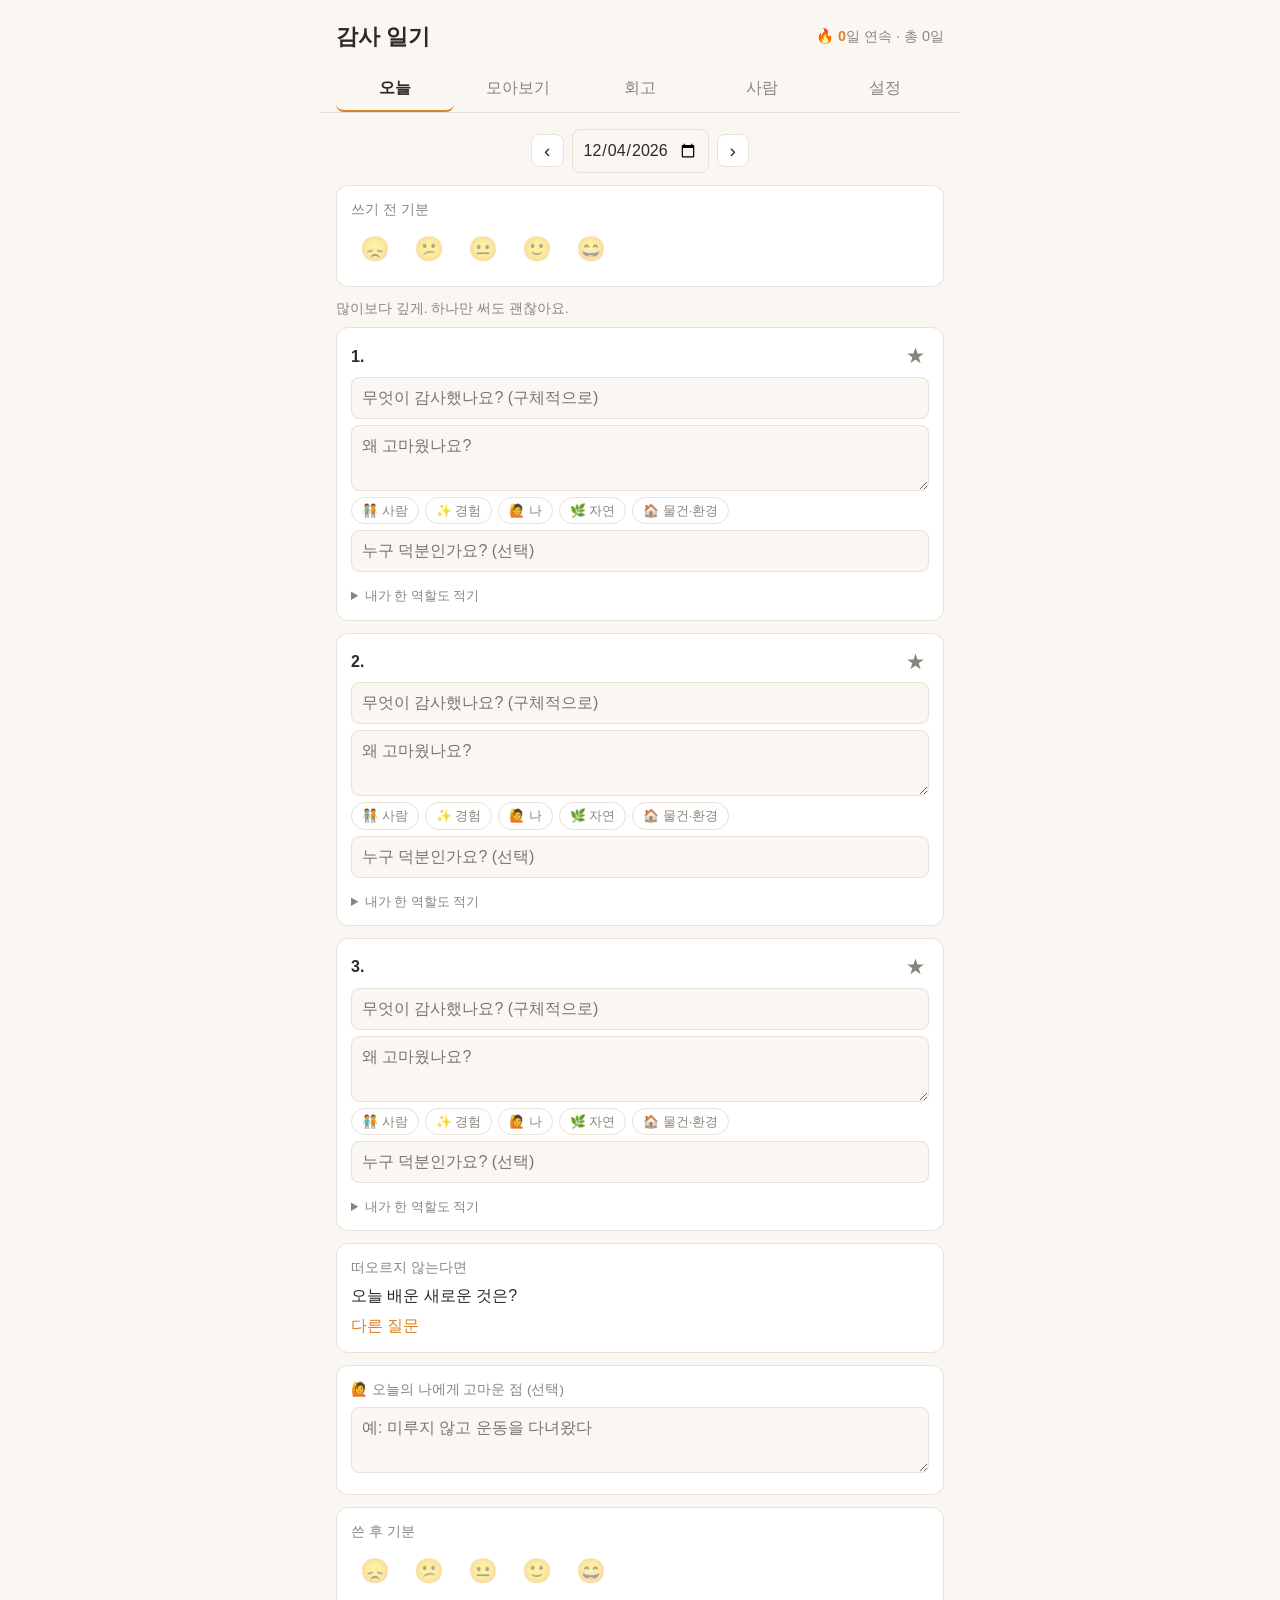
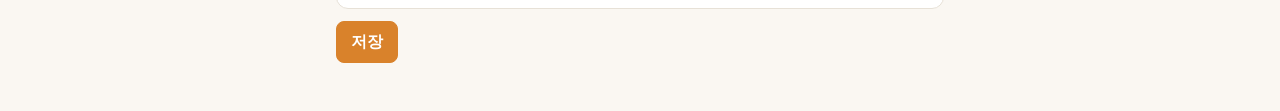
<file: index.html>
<!doctype html>
<html lang="ko">
<head>
  <meta charset="utf-8">
  <meta name="viewport" content="width=device-width, initial-scale=1, viewport-fit=cover">
  <title>감사 일기</title>
  <meta name="theme-color" content="#faf7f2" media="(prefers-color-scheme: light)">
  <meta name="theme-color" content="#1c1b19" media="(prefers-color-scheme: dark)">
  <meta name="apple-mobile-web-app-capable" content="yes">
  <meta name="mobile-web-app-capable" content="yes">
  <meta name="apple-mobile-web-app-title" content="감사 일기">
  <meta name="apple-mobile-web-app-status-bar-style" content="default">
  <link rel="manifest" href="manifest.webmanifest">
  <link rel="icon" href="icons/favicon-32.png?v=2" sizes="32x32">
  <link rel="apple-touch-icon" href="icons/apple-touch-icon.png?v=2">
  <link rel="stylesheet" href="style.css">
</head>
<body>
  <header class="top">
    <h1>감사 일기</h1>
    <div class="top-right">
      <span id="sync-badge" class="sync-badge" hidden></span>
      <span id="streak" class="streak"></span>
    </div>
  </header>

  <nav class="tabs" role="tablist">
    <button class="tab active" data-view="write">오늘</button>
    <button class="tab" data-view="history">모아보기</button>
    <button class="tab" data-view="review">회고</button>
    <button class="tab" data-view="people">사람</button>
    <button class="tab" data-view="settings">설정</button>
  </nav>

  <main>
    <div id="install-banner" class="install-banner" hidden>
      <span id="install-text"></span>
      <button id="install-btn" class="primary" hidden>설치</button>
      <button id="install-close" class="icon-btn small-btn" aria-label="닫기">✕</button>
    </div>
    <!-- 작성 -->
    <section id="view-write" class="view active">
      <div class="date-row">
        <button id="prev-day" class="icon-btn" aria-label="이전 날">‹</button>
        <input type="date" id="entry-date">
        <button id="next-day" class="icon-btn" aria-label="다음 날">›</button>
      </div>
      <p id="nudge" class="nudge" hidden></p>

      <div id="backup-banner" class="backup-banner" hidden>
        <p id="backup-banner-text"></p>
        <div class="actions">
          <button id="banner-backup" class="primary">지금 백업</button>
          <button id="banner-sync">동기화 켜기</button>
          <button id="banner-later" class="link-btn">나중에</button>
        </div>
      </div>

      <div id="memory-card" class="card memory" hidden>
        <span class="label" id="memory-label"></span>
        <p id="memory-text"></p>
        <div class="actions"><button id="memory-next" class="link-btn">다른 기억 보기</button></div>
      </div>

      <div id="intention-card" class="card" hidden>
        <label class="label" for="intention">🌅 아침: 오늘을 좋은 날로 만들 한 가지</label>
        <input type="text" id="intention" placeholder="예: 점심에 10분 산책하기">
      </div>

      <div class="card">
        <span class="label">쓰기 전 기분</span>
        <div class="moods" data-field="moodBefore"></div>
      </div>

      <p id="items-hint" class="muted hint"></p>
      <div id="items"></div>

      <div class="card prompt-card">
        <span class="label">떠오르지 않는다면</span>
        <p id="prompt-text"></p>
        <button id="new-prompt" class="link-btn">다른 질문</button>
      </div>

      <div class="card">
        <label class="label" for="self">🙋 오늘의 나에게 고마운 점 (선택)</label>
        <textarea id="self" rows="2" placeholder="예: 미루지 않고 운동을 다녀왔다"></textarea>
      </div>

      <div class="card">
        <span class="label">쓴 후 기분</span>
        <div class="moods" data-field="moodAfter"></div>
      </div>

      <div class="actions">
        <button id="save" class="primary">저장</button>
        <span id="save-status" class="muted"></span>
      </div>
    </section>

    <!-- 기록 -->
    <section id="view-history" class="view">
      <div id="ov-stats" class="stats stats-4"></div>

      <div class="card">
        <div class="card-head">
          <span class="label">감사 달력 — 날짜를 누르면 그날 일기로</span>
          <span class="year-nav">
            <button id="prev-year" class="icon-btn small-btn" aria-label="이전 해">‹</button>
            <strong id="year-label"></strong>
            <button id="next-year" class="icon-btn small-btn" aria-label="다음 해">›</button>
          </span>
        </div>
        <div id="heatmap" class="heatmap"></div>
        <div class="legend"><span>적음</span><i class="l0"></i><i class="l1"></i><i class="l2"></i><i class="l3"></i><span>많음</span></div>
      </div>

      <div class="card">
        <span class="label">가장 많이 고마웠던 사람</span>
        <div id="ov-people" class="chips"></div>
      </div>

      <div class="card">
        <span class="label">감사의 범주 (전체)</span>
        <div id="ov-cats"></div>
      </div>

      <div class="card">
        <span class="label">⭐ 모음</span>
        <div id="ov-stars"></div>
      </div>

      <button id="open-book" class="primary wide">📖 감사 책으로 보기 · 인쇄 / PDF 저장</button>

      <h2 class="section-title" id="all-entries">전체 기록</h2>
      <div class="filter-row">
        <input type="search" id="search" placeholder="검색 (사람, 단어…)">
        <label class="check"><input type="checkbox" id="starred-only"> ⭐만</label>
      </div>
      <div id="history-list"></div>
    </section>

    <!-- 회고 -->
    <section id="view-review" class="view">
      <div class="segmented" role="tablist">
        <button class="seg active" data-period="week">주간</button>
        <button class="seg" data-period="month">월간</button>
      </div>

      <div id="review-week">
        <div class="date-row">
          <button id="prev-week" class="icon-btn" aria-label="이전 주">‹</button>
          <strong id="week-label"></strong>
          <button id="next-week" class="icon-btn" aria-label="다음 주">›</button>
        </div>
        <div id="week-stats" class="stats"></div>

        <div class="card">
          <span class="label">① 이번 주 감사한 것들 — 가장 마음에 남은 것에 ⭐</span>
          <div id="week-items"></div>
        </div>

        <div class="card">
          <span class="label">② 하나를 골라 깊이 쓰기</span>
          <select id="deep-pick"></select>
          <label class="label sub" for="deep-text">이게 없었다면 내 한 주는 어땠을까요?</label>
          <textarea id="deep-text" rows="3" placeholder="없었다면 어떤 점이 아쉬웠을지, 그래서 지금 어떤 마음이 드는지"></textarea>
        </div>

        <div class="card">
          <span class="label">③ 고마움 전하기</span>
          <p class="muted small">감사를 전하는 사람은 받는 사람이 얼마나 기뻐할지를 늘 과소평가한다고 해요. 짧게라도 보내 보세요.</p>
          <input type="text" id="thanks-to" list="people-list" placeholder="누구에게?">
          <datalist id="people-list"></datalist>
          <textarea id="thanks-msg" rows="3" placeholder="예: 지난 화요일에 커피 사 줘서 정말 고마웠어. 덕분에 힘든 하루를 버텼어."></textarea>
          <div class="actions">
            <button id="send-thanks">보내기 (공유)</button>
            <label class="check"><input type="checkbox" id="thanks-sent"> 전했어요</label>
          </div>
        </div>

        <div class="card">
          <span class="label">자주 등장한 단어</span>
          <div id="week-words" class="chips"></div>
        </div>

        <div class="card">
          <label class="label" for="week-note">④ 이번 주 한 줄 회고</label>
          <textarea id="week-note" rows="2"></textarea>
          <p id="week-status" class="muted"></p>
        </div>
      </div>

      <div id="review-month" hidden>
        <div class="date-row">
          <button id="prev-month" class="icon-btn" aria-label="이전 달">‹</button>
          <strong id="month-label"></strong>
          <button id="next-month" class="icon-btn" aria-label="다음 달">›</button>
        </div>
        <div id="month-stats" class="stats"></div>
        <div class="card">
          <span class="label">고마운 사람 순위</span>
          <div id="month-people"></div>
        </div>
        <div class="card">
          <span class="label">감사의 범주</span>
          <div id="month-cats"></div>
        </div>
        <div class="card">
          <span class="label">📈 나만의 효과 리포트</span>
          <div id="effect-report"></div>
        </div>
        <div class="card">
          <span class="label">이 달의 ⭐</span>
          <div id="month-stars"></div>
        </div>
      </div>
    </section>

    <!-- 사람 -->
    <section id="view-people" class="view">
      <div id="people-index">
        <p class="muted hint">"누구 덕분인가요?"에 적은 사람들이 여기 모여요. 이름을 누르면 함께한 순간을 모아 편지로 보낼 수 있어요.</p>
        <div id="people-cards"></div>
      </div>
      <div id="person-detail" hidden>
        <div class="person-head">
          <button id="person-back" class="icon-btn" aria-label="목록으로">‹</button>
          <h2 id="person-name"></h2>
        </div>
        <div id="person-stats" class="stats"></div>
        <div class="card">
          <span class="label">함께한 감사의 순간 — 편지에 넣을 것만 체크</span>
          <div id="person-moments"></div>
        </div>
        <div class="card">
          <span class="label">💌 감사 편지</span>
          <div class="segmented tone" role="tablist">
            <button class="seg active" data-tone="casual">편하게</button>
            <button class="seg" data-tone="polite">정중하게</button>
          </div>
          <textarea id="letter" rows="10"></textarea>
          <div class="actions">
            <button id="send-letter" class="primary">보내기 (공유)</button>
            <button id="regen-letter">다시 만들기</button>
          </div>
          <p id="letter-status" class="muted"></p>
        </div>
      </div>
    </section>

    <!-- 설정 -->
    <section id="view-settings" class="view">
      <div class="card" id="sync-card">
        <span class="label">동기화 (아이폰 ↔ 윈도우)</span>
        <div id="sync-unconfigured" hidden>
          <p class="muted">동기화 서버가 아직 설정되지 않았어요. 아래 "서버 설정"에 Supabase 주소와 키를 넣어 주세요.</p>
        </div>
        <form id="sync-signed-out" hidden>
          <input type="email" id="sync-email" placeholder="이메일" autocomplete="username" required>
          <input type="password" id="sync-password" placeholder="비밀번호 (6자 이상)" autocomplete="current-password" minlength="6" required>
          <div class="actions">
            <button type="submit" class="primary" id="sign-in">로그인</button>
            <button type="button" id="sign-up">회원가입</button>
          </div>
        </form>
        <div id="sync-signed-in" hidden>
          <p><strong id="sync-user"></strong> 계정으로 동기화 중</p>
          <p id="sync-detail" class="muted"></p>
          <div class="actions">
            <button id="sync-now">지금 동기화</button>
            <button id="sign-out">로그아웃</button>
          </div>
        </div>
        <p id="sync-msg" class="muted"></p>
        <details>
          <summary class="muted">서버 설정</summary>
          <input type="url" id="server-url" placeholder="https://xxxx.supabase.co">
          <input type="text" id="server-key" placeholder="anon(publishable) key">
          <div class="actions"><button id="save-server">저장</button></div>
        </details>
      </div>

      <div class="card" id="share-card">
        <span class="label">📲 친구에게 소개하기</span>
        <div class="share-row">
          <div id="share-qr" class="qr" aria-label="앱 주소 QR 코드"></div>
          <div>
            <p class="share-text">카메라로 QR을 찍거나 링크를 보내 주세요. 친구는 자기 계정으로 가입해서 따로 써요. 서로의 일기는 볼 수 없어요.</p>
            <button id="share-app" class="primary">링크 보내기</button>
          </div>
        </div>
        <details>
          <summary class="muted">설치 방법</summary>
          <ul class="install-steps">
            <li><b>아이폰</b>: Safari로 링크 열기 → 공유 버튼 → "홈 화면에 추가"</li>
            <li><b>안드로이드</b>: Chrome으로 열기 → 메뉴 → "앱 설치"</li>
            <li><b>윈도우·맥</b>: Edge나 Chrome으로 열기 → 주소창 오른쪽 설치 아이콘</li>
          </ul>
        </details>
        <p id="share-msg" class="muted"></p>
      </div>

      <div class="card" id="notify-card">
        <span class="label">🔔 알림</span>
        <p id="notify-status"></p>
        <div id="notify-prefs">
          <label class="row"><span><input type="checkbox" data-kind="daily"> 매일 쓰기 알림 <span class="muted">(이미 썼으면 안 보내요)</span></span><input type="time" data-time="daily"></label>
          <label class="row"><span><input type="checkbox" data-kind="review"> 일요일 회고 알림</span><input type="time" data-time="review"></label>
          <label class="row"><span><input type="checkbox" data-kind="memory"> 다시 찾아오는 감사 <span class="muted">(한 달 전 오늘 등)</span></span><input type="time" data-time="memory"></label>
        </div>
        <div class="actions">
          <button id="notify-on" class="primary">알림 켜기</button>
          <button id="notify-test">테스트 알림</button>
          <button id="notify-off">알림 끄기</button>
        </div>
        <p id="notify-msg" class="muted"></p>
      </div>

      <div class="card">
        <span class="label">작성 화면</span>
        <label class="row">하루에 쓸 항목 수
          <select id="item-count"><option>1</option><option>2</option><option selected>3</option><option>4</option><option>5</option></select>
        </label>
        <label class="row">아침 질문 보이기 (Five Minute Journal 방식)
          <input type="checkbox" id="morning-toggle">
        </label>
      </div>

      <div class="card">
        <span class="label">백업</span>
        <p id="backup-status" class="backup-status"></p>
        <div class="actions">
          <button id="export">JSON 내보내기</button>
          <label class="file-btn">JSON 가져오기<input type="file" id="import" accept="application/json" hidden></label>
        </div>
        <p id="data-status" class="muted"></p>
      </div>
    </section>
  </main>

  <!-- 감사 책: 모든 기록을 달별로 모아 한 권처럼 보여 주고 인쇄할 수 있다 -->
  <div id="book-view" hidden>
    <div class="book-toolbar">
      <button id="close-book">‹ 닫기</button>
      <button id="print-book" class="primary">인쇄 / PDF 저장</button>
    </div>
    <article id="book"></article>
  </div>

  <script src="vendor/qrcode.js"></script>
  <script src="config.js"></script>
  <script src="sync.js"></script>
  <script src="push.js"></script>
  <script src="app.js"></script>
</body>
</html>
</file>
<file: style.css>
:root {
  --bg: #faf7f2;
  --card: #ffffff;
  --text: #2b2a28;
  --muted: #8a857c;
  --border: #e7e1d7;
  --accent: #d9822b;
  --accent-soft: #fbeedd;
  --star: #e8a317;
}
@media (prefers-color-scheme: dark) {
  :root {
    --bg: #1c1b19;
    --card: #262523;
    --text: #ece8e1;
    --muted: #9b958b;
    --border: #3a3834;
    --accent: #f0a050;
    --accent-soft: #3a2e20;
  }
}

* { box-sizing: border-box; }
body {
  margin: 0;
  -webkit-text-size-adjust: 100%;
  -webkit-tap-highlight-color: transparent;
  background: var(--bg);
  color: var(--text);
  font: 16px/1.5 -apple-system, "Apple SD Gothic Neo", "Noto Sans KR", "Malgun Gothic", sans-serif;
}
main, .top, .tabs {
  max-width: 640px; margin: 0 auto;
  padding-left: max(16px, env(safe-area-inset-left));
  padding-right: max(16px, env(safe-area-inset-right));
}

.top { display: flex; align-items: center; justify-content: space-between; padding-top: max(20px, env(safe-area-inset-top)); }
.top h1 { font-size: 1.4rem; margin: 0; }
.top-right { display: flex; gap: 10px; align-items: center; }
.streak, .sync-badge { font-size: .9rem; color: var(--muted); }
.streak b { color: var(--accent); }

.tabs { display: flex; gap: 4px; margin-top: 12px; border-bottom: 1px solid var(--border); position: sticky; top: 0; z-index: 1; background: var(--bg); }
.tab { flex: 1; background: none; border: 0; border-bottom: 2px solid transparent; padding: 10px 0; color: var(--muted); font: inherit; cursor: pointer; }
.tab.active { color: var(--text); border-bottom-color: var(--accent); font-weight: 600; }

.view { display: none; padding: 16px 0 calc(48px + env(safe-area-inset-bottom)); }
.view.active { display: block; }

.card { background: var(--card); border: 1px solid var(--border); border-radius: 12px; padding: 14px; margin-bottom: 12px; }
.label { display: block; font-size: .85rem; color: var(--muted); margin-bottom: 6px; }
.muted { color: var(--muted); font-size: .85rem; }

input, textarea, select, button { font: inherit; color: var(--text); }
input[type=text], input[type=search], input[type=date], input[type=email], input[type=password], input[type=url], textarea, select {
  width: 100%; background: var(--bg); border: 1px solid var(--border); border-radius: 8px; padding: 8px 10px;
}
textarea { resize: vertical; }
input:focus, textarea:focus, select:focus { outline: 2px solid var(--accent); outline-offset: -1px; }

button { background: var(--card); border: 1px solid var(--border); border-radius: 8px; padding: 8px 14px; cursor: pointer; }
button.primary { background: var(--accent); border-color: var(--accent); color: #fff; font-weight: 600; }
.icon-btn { padding: 6px 12px; font-size: 1.2rem; line-height: 1; }
.link-btn { background: none; border: 0; padding: 0; color: var(--accent); }
.file-btn { display: inline-block; border: 1px solid var(--border); border-radius: 8px; padding: 8px 14px; cursor: pointer; background: var(--card); }

.date-row { display: flex; gap: 8px; align-items: center; justify-content: center; margin-bottom: 12px; }
.date-row input { width: auto; }
.nudge { background: var(--accent-soft); border-radius: 8px; padding: 8px 12px; font-size: .9rem; margin: 0 0 12px; }

.moods { display: flex; gap: 6px; flex-wrap: wrap; }
.mood { font-size: 1.5rem; padding: 4px 8px; background: none; border: 1px solid transparent; border-radius: 8px; opacity: .45; }
.mood.selected { opacity: 1; border-color: var(--accent); background: var(--accent-soft); }

.item { display: grid; gap: 6px; }
.item-head { display: flex; justify-content: space-between; align-items: center; }
.item-num { font-weight: 600; }
.star { background: none; border: 0; font-size: 1.2rem; padding: 0 4px; color: var(--muted); }
.star.on { color: var(--star); }
.dup-warn { font-size: .8rem; color: var(--accent); }

.prompt-card p { margin: 0 0 6px; }
.actions { display: flex; gap: 10px; align-items: center; flex-wrap: wrap; margin-top: 8px; }
.row { display: flex; align-items: center; justify-content: space-between; gap: 12px; }
.row select { width: auto; }
#notify-prefs .row { padding: 6px 0; border-top: 1px dashed var(--border); }
#notify-prefs .row:first-child { border-top: 0; }
input[type=time] { width: auto; background: var(--bg); border: 1px solid var(--border); border-radius: 8px; padding: 6px 8px; }

.filter-row { display: flex; gap: 10px; align-items: center; margin-bottom: 12px; }
.check { white-space: nowrap; font-size: .9rem; }

.day h3 { margin: 0 0 6px; font-size: 1rem; display: flex; justify-content: space-between; align-items: baseline; }
.day h3 button { font-size: .8rem; padding: 2px 8px; }
.day ul { margin: 0; padding-left: 0; list-style: none; }
.day li { padding: 4px 0; border-top: 1px dashed var(--border); display: flex; gap: 6px; align-items: flex-start; }
.day li:first-child { border-top: 0; }
.why { display: block; color: var(--muted); font-size: .85rem; }
.empty { text-align: center; color: var(--muted); padding: 32px 0; }

.stats { display: grid; grid-template-columns: repeat(3, 1fr); gap: 8px; margin-bottom: 12px; }
.stat { background: var(--card); border: 1px solid var(--border); border-radius: 12px; padding: 10px; text-align: center; }
.stat b { display: block; font-size: 1.3rem; }
.stat span { font-size: .8rem; color: var(--muted); }

.chips { display: flex; flex-wrap: wrap; gap: 6px; }
.chip { background: var(--accent-soft); border-radius: 999px; padding: 2px 10px; font-size: .85rem; }
mark { background: var(--accent-soft); color: inherit; }

.small { font-size: .8rem; margin: 0 0 8px; }
.hint { margin: 0 0 8px; }
.label.sub { margin-top: 10px; }
#sync-card input, #view-review .card input[type=text], #view-review textarea, #deep-pick { margin-bottom: 8px; }
details summary { cursor: pointer; margin-top: 8px; }
details[open] summary { margin-bottom: 8px; }


.cats { display: flex; flex-wrap: wrap; gap: 6px; }
.cat { border-radius: 999px; padding: 3px 10px; font-size: .8rem; color: var(--muted); }
.cat.on { background: var(--accent-soft); border-color: var(--accent); color: var(--text); }
.item-extra { display: grid; grid-template-columns: 1fr; gap: 6px; }
.item details summary { font-size: .8rem; }
.tag { font-size: .75rem; color: var(--muted); border: 1px solid var(--border); border-radius: 999px; padding: 0 8px; margin-left: 4px; white-space: nowrap; }

.segmented { display: flex; background: var(--card); border: 1px solid var(--border); border-radius: 10px; padding: 3px; margin-bottom: 12px; }
.seg { flex: 1; border: 0; background: none; border-radius: 8px; padding: 6px; color: var(--muted); }
.seg.active { background: var(--accent-soft); color: var(--text); font-weight: 600; }

.bar-row { display: grid; grid-template-columns: 7.5em 1fr 2.5em; gap: 8px; align-items: center; font-size: .9rem; padding: 3px 0; }
.bar { height: 10px; background: var(--accent-soft); border-radius: 999px; overflow: hidden; }
.bar > i { display: block; height: 100%; background: var(--accent); border-radius: 999px; }
.bar-row .n { text-align: right; color: var(--muted); }

.memory { background: var(--accent-soft); border-color: transparent; }
.memory p { margin: 0; font-weight: 600; }
.memory .why { margin-top: 2px; font-weight: 400; }
.memory .actions { margin-top: 6px; }

.person-card { display: flex; justify-content: space-between; align-items: center; gap: 10px; width: 100%; text-align: left; margin-bottom: 8px; padding: 12px 14px; border-radius: 12px; }
.person-card b { font-size: 1.05rem; }
.person-card .meta { display: block; color: var(--muted); font-size: .8rem; }
.person-card .count { font-size: 1.2rem; color: var(--accent); font-weight: 700; white-space: nowrap; }
.nudge-tag { display: inline-block; margin-top: 4px; font-size: .75rem; background: var(--accent-soft); border-radius: 999px; padding: 1px 8px; }
.person-head { display: flex; align-items: center; gap: 10px; margin-bottom: 12px; }
.person-head h2 { margin: 0; font-size: 1.3rem; }
.moment { display: flex; gap: 10px; align-items: flex-start; padding: 6px 0; border-top: 1px dashed var(--border); }
.moment:first-child { border-top: 0; }
.moment input { margin-top: 5px; }
.tone { margin-bottom: 8px; }
#letter { margin-bottom: 4px; }

.effect-big { font-size: 1.6rem; font-weight: 700; color: var(--accent); }
.effect-line { margin: 2px 0; }
.daybars { display: flex; align-items: center; gap: 2px; height: 64px; margin: 10px 0 4px; }
.daybars span { flex: 1; position: relative; height: 100%; }
.daybars span i { position: absolute; left: 0; right: 0; border-radius: 2px; background: var(--accent); }
.daybars span i.neg { background: var(--muted); }
.daybars span.none::after { content: ''; position: absolute; left: 0; right: 0; top: 50%; border-top: 1px dotted var(--border); }
.axis { display: flex; justify-content: space-between; font-size: .7rem; color: var(--muted); }

.stats-4 { grid-template-columns: repeat(4, 1fr); }
@media (max-width: 480px) { .stats-4 { grid-template-columns: repeat(2, 1fr); } }
.card-head { display: flex; justify-content: space-between; align-items: center; gap: 8px; flex-wrap: wrap; margin-bottom: 6px; }
.card-head .label { margin: 0; }
.year-nav { display: flex; align-items: center; gap: 6px; }
.small-btn { padding: 2px 8px; font-size: 1rem; }
button.wide { width: 100%; padding: 12px; margin: 4px 0 20px; }
.section-title { font-size: 1.05rem; margin: 8px 0 10px; }

.heatmap { display: grid; grid-template-columns: repeat(3, 1fr); gap: 12px 10px; }
@media (min-width: 560px) { .heatmap { grid-template-columns: repeat(4, 1fr); } }
.hm-month b { display: block; font-size: .75rem; color: var(--muted); margin-bottom: 3px; font-weight: 600; }
.hm-days { display: grid; grid-template-columns: repeat(7, 1fr); gap: 2px; }
.hm-days i, .legend i { display: block; aspect-ratio: 1; border-radius: 3px; background: var(--border); opacity: .45; }
.hm-days i.pad { visibility: hidden; }
.hm-days i.future { opacity: .15; }
.hm-days button { padding: 0; border: 0; aspect-ratio: 1; border-radius: 3px; cursor: pointer; }
.l1 { background: color-mix(in srgb, var(--accent) 40%, transparent) !important; opacity: 1 !important; }
.l2 { background: color-mix(in srgb, var(--accent) 70%, transparent) !important; opacity: 1 !important; }
.l3 { background: var(--accent) !important; opacity: 1 !important; }
.hm-days .today { outline: 2px solid var(--text); outline-offset: -1px; }
.legend { display: flex; align-items: center; justify-content: flex-end; gap: 3px; margin-top: 10px; font-size: .7rem; color: var(--muted); }
.legend i { width: 10px; }
.legend span { margin: 0 3px; }
.chip-btn { border: 0; background: var(--accent-soft); border-radius: 999px; padding: 4px 12px; font-size: .9rem; }
.chip-btn b { color: var(--accent); margin-left: 4px; }

#book-view { position: fixed; inset: 0; z-index: 10; background: var(--bg); overflow-y: auto; }
.book-toolbar { position: sticky; top: 0; display: flex; justify-content: space-between; gap: 8px; padding: max(10px, env(safe-area-inset-top)) 16px 10px; background: var(--bg); border-bottom: 1px solid var(--border); }
#book { max-width: 640px; margin: 0 auto; padding: 24px 20px calc(48px + env(safe-area-inset-bottom)); font-family: "Noto Serif KR", "AppleMyungjo", "Batang", serif; line-height: 1.7; }
#book h1 { font-size: 1.8rem; margin: 24px 0 4px; text-align: center; }
#book .book-sub { text-align: center; color: var(--muted); margin: 0 0 32px; font-size: .9rem; }
#book h2 { font-size: 1.25rem; border-bottom: 2px solid var(--accent); padding-bottom: 4px; margin: 36px 0 12px; }
#book h3 { font-size: 1rem; margin: 18px 0 4px; }
#book ul { margin: 0; padding-left: 1.2em; }
#book li { margin: 2px 0; }
#book .why, #book .note { color: var(--muted); font-size: .9rem; }
#book .reviews { background: var(--accent-soft); border-radius: 8px; padding: 10px 14px; margin-top: 16px; font-size: .92rem; }

@media print {
  body > *:not(#book-view) { display: none !important; }
  #book-view { position: static; overflow: visible; background: #fff; }
  .book-toolbar { display: none; }
  #book { color: #000; max-width: none; padding: 0; }
  #book h2 { break-after: avoid; }
  #book section.month { break-before: page; }
  #book section.month:first-of-type { break-before: auto; }
  #book .book-day { break-inside: avoid; }
}

.install-banner { display: flex; align-items: center; gap: 8px; background: var(--accent-soft); border-radius: 12px; padding: 10px 12px; margin-top: 12px; font-size: .9rem; }
.install-banner[hidden] { display: none; }
.install-banner span { flex: 1; }
.share-row { display: flex; gap: 14px; align-items: center; }
.qr { flex: 0 0 120px; width: 120px; background: #fff; border-radius: 8px; padding: 4px; }
.qr svg { display: block; width: 100%; height: auto; }
.share-text { margin: 0 0 8px; font-size: .88rem; }
.install-steps { margin: 4px 0 0; padding-left: 1.2em; font-size: .88rem; }

.backup-banner { background: var(--card); border: 1.5px solid var(--accent); border-radius: 12px; padding: 12px 14px; margin-bottom: 12px; }
.backup-banner p { margin: 0 0 4px; font-size: .9rem; }
.backup-status { margin: 0 0 8px; font-size: .9rem; }
.backup-status.warn { color: var(--text); background: var(--accent-soft); border-radius: 8px; padding: 8px 10px; }
</file>
